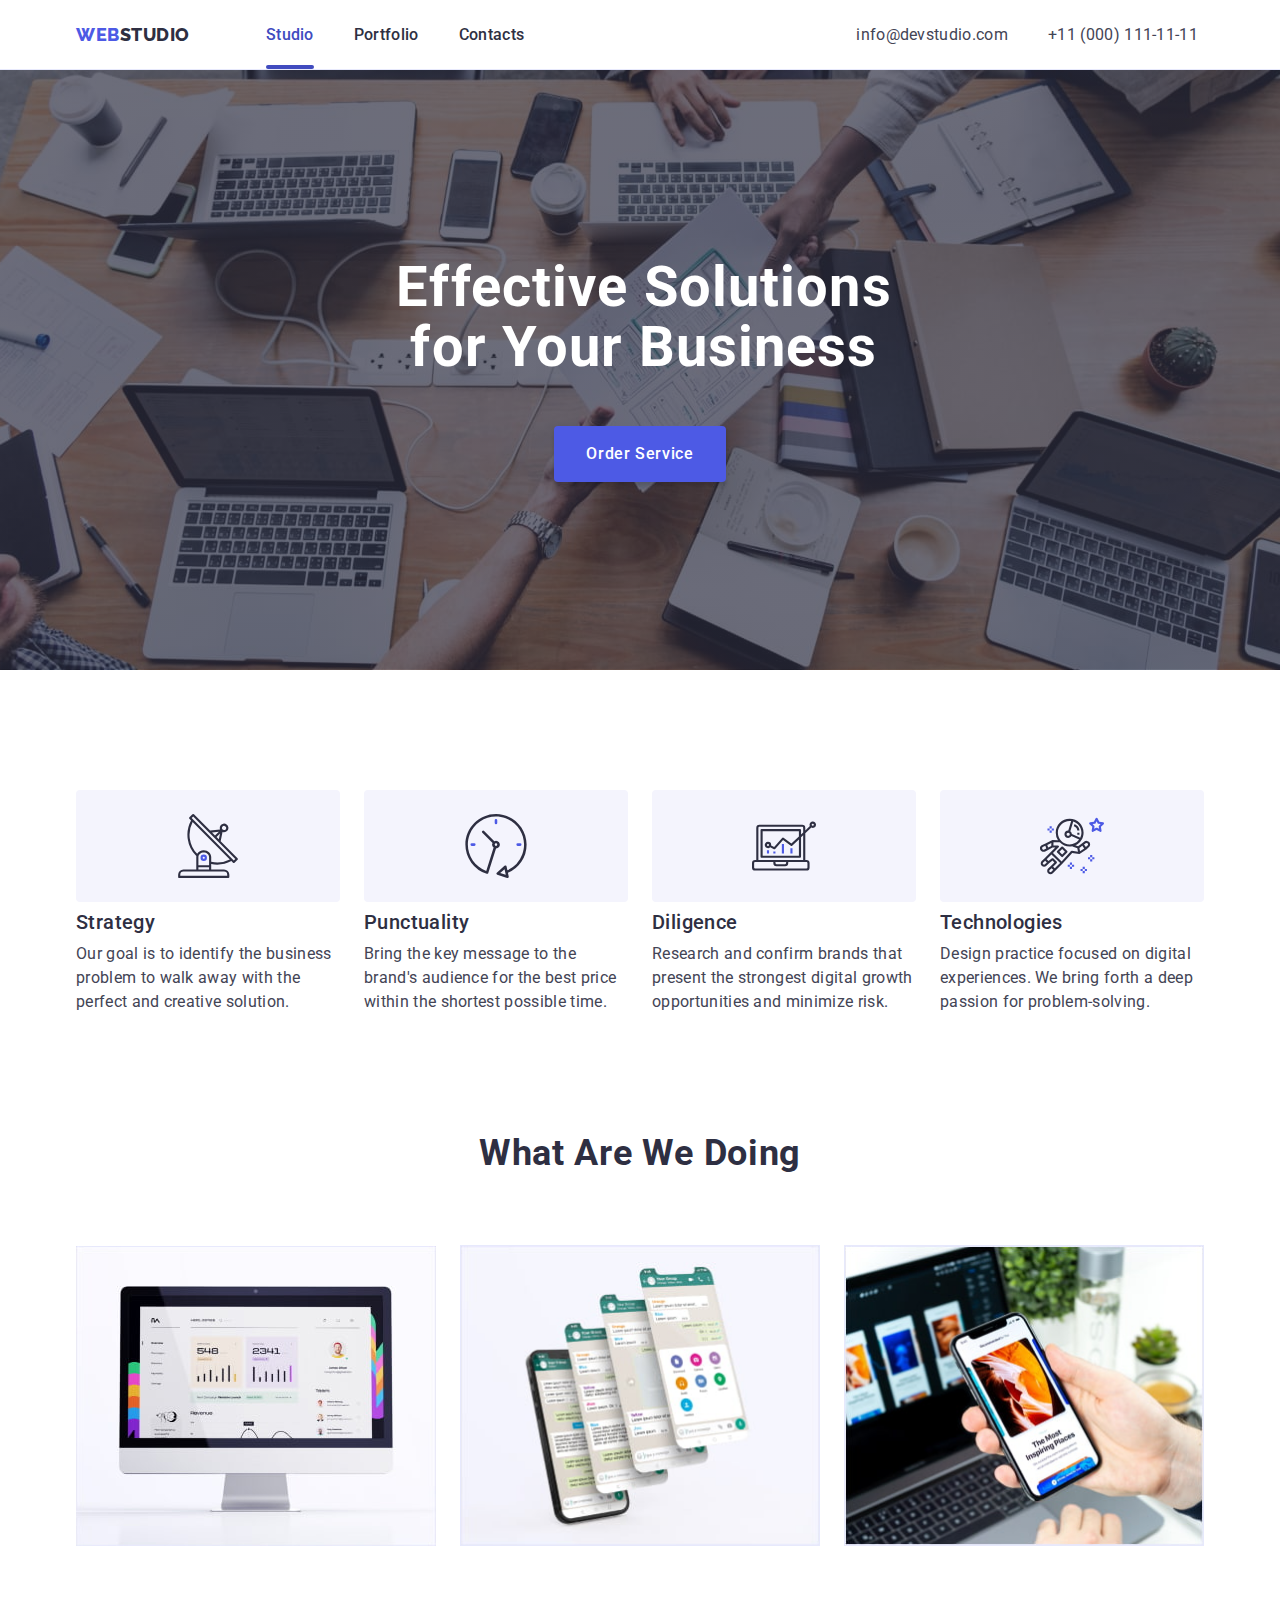
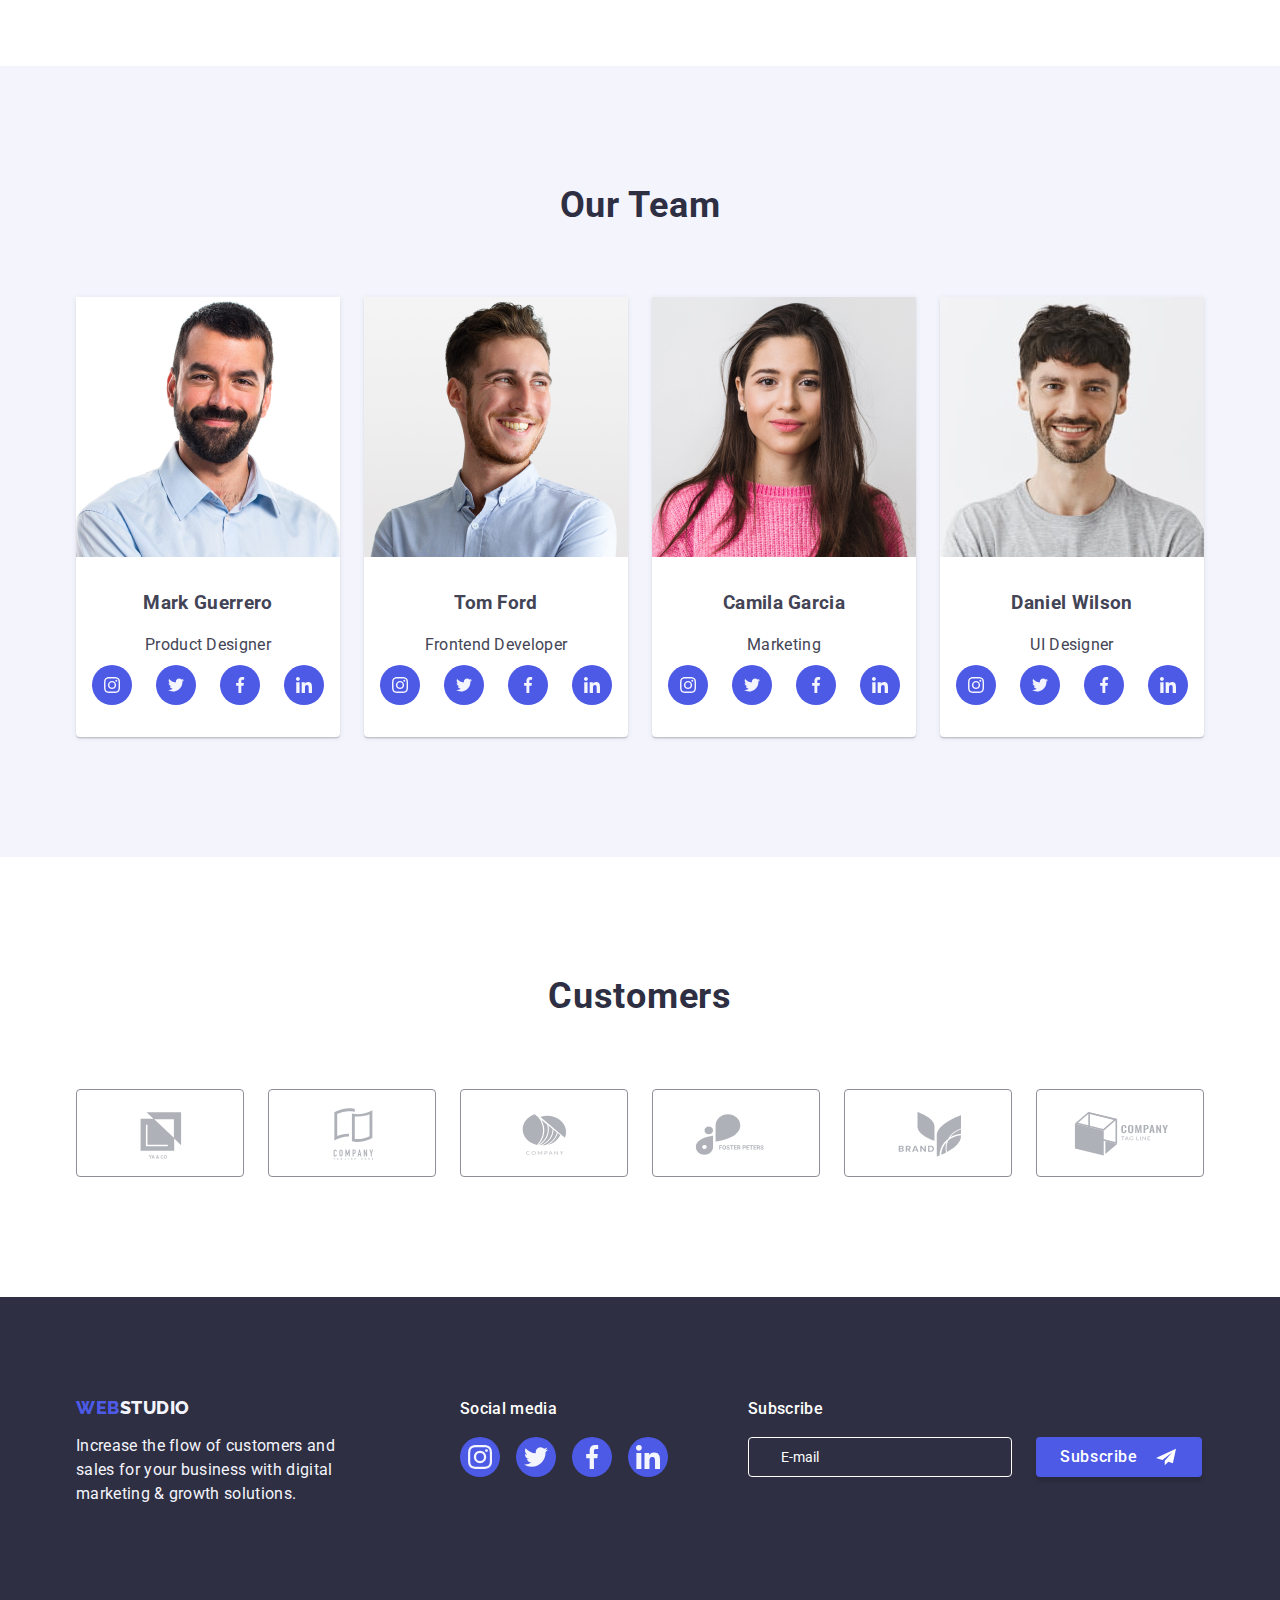
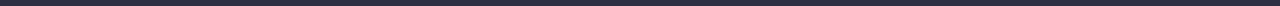
<file: index.html>
<!DOCTYPE html>
<html lang="en">

<head>
    <meta charset="UTF-8">
    <meta http-equiv="X-UA-Compatible" content="IE=edge">
    <meta name="viewport" content="width=device-width, initial-scale=1.0">
    <title>WebStudio</title>
    <link rel="preconnect" href="https://fonts.googleapis.com">
    <link rel="preconnect" href="https://fonts.gstatic.com" crossorigin>
    <link href="https://fonts.googleapis.com/css2?family=Raleway:wght@800&family=Roboto:wght@400;500;700&display=swap"
        rel="stylesheet">
    <link rel="stylesheet"
        href="https://cdnjs.cloudflare.com/ajax/libs/modern-normalize/1.1.0/modern-normalize.min.css">
    <link rel="stylesheet" href="./css/style.css">
</head>

<body>
    <!-- Header section -->
    <header class="header">
        <div class="container header-container">
            <nav class="header-nav">
                <a href="./index.html" class="logo link">Web<span class="logo-dark">Studio</span>
                </a>
                <ul class="header-nav-list list">
                    <li class="header-item">
                        <a class="header-link current link" href="./index.html">Studio</a>
                    </li>
                    <li class="header-item">
                        <a class="header-link link" href="./portfolio.html">Portfolio</a>
                    </li>
                    <li class="header-item">
                        <a class="header-link link" href="">Contacts</a>
                    </li>
                </ul>
            </nav>
            <address class="adress">
                <ul class="adress-list list">
                    <li class="adress-link">
                        <a class="header-contact link" href="mailto:info@devstudio.com">info@devstudio.com</a>
                    </li>
                    <li class="adress-link">
                        <a class="header-contact link" href="tel:+110001111111">+11 (000) 111-11-11</a>
                    </li>
                </ul>
            </address>
        </div>
    </header>

    <main>
        <!--Hero section-->
        <section class="hero">
            <div class="container btn-size">
                <h1 class="hero-title">
                    Effective Solutions
                    for Your Business
                </h1>
                <button class="hero-btn" type="button" data-modal-open>Order Service</button>
            </div>
        </section>
        <!--Features-->
        <section class="feature">
            <div class="container">
                <h2 class="feature-tittle visually-hidden">features</h2>
                <ul class="list feature-flex">
                    <li class="feature-item">
                        <div class="feature-icon-container">
                            <svg class="icon" width="64" height="64">
                                <use href="./images/icon.svg#icon-antenna-1"></use>
                            </svg>
                        </div>
                        <h3 class="sub-item">Strategy</h3>
                        <p class="undertext">Our goal is to identify the business
                            problem to walk away with the perfect and creative solution.</p>
                    </li>
                    <li class="feature-item">
                        <div class="feature-icon-container">
                            <svg class="icon" width="64" height="64">
                                <use href="./images/icon.svg#icon-clock-1"></use>
                            </svg>
                        </div>
                        <h3 class="sub-item">Punctuality</h3>
                        <p class="undertext">Bring the key message to the brand's audience for the best price within
                            the
                            shortest possible
                            time.</p>
                    </li>
                    <li class="feature-item">
                        <div class="feature-icon-container">
                            <svg class="icon" width="64" height="64">
                                <use href="./images/icon.svg#icon-diagram-1"></use>
                            </svg>
                        </div>
                        <h3 class="sub-item">Diligence</h3>
                        <p class="undertext">Research and confirm brands that present the strongest digital growth
                            opportunities and minimize
                            risk.</p>
                    </li>
                    <li class="feature-item">
                        <div class="feature-icon-container">
                            <svg class="icon" width="64" height="64">
                                <use href="./images/icon.svg#icon-astronaut-1"></use>
                            </svg>
                        </div>
                        <h3 class="sub-item">Technologies</h3>
                        <p class="undertext">Design practice focused on digital experiences. We bring forth a deep
                            passion for
                            problem-solving.</p>
                    </li>
                </ul>
            </div>
        </section>
        <!--Competences section-->
        <section class="compet-section">
            <div class="container">
                <h2 class="sub-title">What are we doing</h2>
                <ul class="list compet-flex">
                    <li class="compet-list">
                        <img class="compete-item" src="./images/hm1/desktop.jpg" alt="computer monitor with statistics"
                            width="360" height="300">
                    </li>
                    <li class="compet-list">
                        <img class="compet-item" src="./images/hm1/app.jpg" alt="screenshots of mobile app" width="360"
                            height="300">
                    </li>
                    <li class="compet-list">
                        <img class="compet-item" src="./images/hm1/phone.jpg" alt="mobile phone with an open article"
                            width="360" height="300">
                    </li>
                </ul>
            </div>
        </section>
        <!--Team section-->
        <section class="team-section">
            <div class="container">
                <h2 class="sub-title">Our Team</h2>
                <ul class="list team-flex">
                    <li class="team-item">
                        <img class="team-photo" src="./images/hm1/mark.jpg" alt="Mark Guerrero" width="264"
                            height="260">
                        <div class="team-position">
                            <h3 class="team-title-item"> Mark Guerrero</h3>
                            <p class="undertext team-text">Product Designer</p>
                            <ul class="socials list">
                                <li class="socials-item">
                                    <a class="social-link" href="" rel="noopener noreferrer"
                                        aria-label="Instagram icon">
                                        <svg class="socials-icon" width="16" height="16">
                                            <use href="./images/icon.svg#icon-instagram-2"></use>
                                        </svg>
                                    </a>
                                </li>
                                <li class="socials-item">
                                    <a class="social-link" href="" rel="noopener noreferrer" aria-label="Twitter icon">
                                        <svg class="socials-icon" width="16" height="16">
                                            <use href="./images/icon.svg#icon-twitter-1"></use>
                                        </svg>
                                    </a>
                                </li>
                                <li class="socials-item">
                                    <a class="social-link" href="" rel="noopener noreferrer" aria-label="Facebook icon">
                                        <svg class="socials-icon" width="16" height="16">
                                            <use href="./images/icon.svg#icon-facebook-1"></use>
                                        </svg>
                                    </a>
                                </li>
                                <li class="socials-item">
                                    <a class="social-link" href="" rel="noopener noreferrer" aria-label="Linkedin icon">
                                        <svg class="socials-icon" width="16" height="16">
                                            <use href="./images/icon.svg#icon-linkedin-1"></use>
                                        </svg>
                                    </a>
                                </li>
                            </ul>
                        </div>
                    </li>
                    <li class="team-item">
                        <img class="team-photo" src="./images/hm1/tom.jpg" alt="Tom Ford" width="264" height="260">
                        <div class="team-position">
                            <h3 class="team-title-item">Tom Ford</h3>
                            <p class="undertext team-text">Frontend Developer</p>
                            <ul class="socials list">
                                <li class="socials-item">
                                    <a class="social-link" href="" rel="noopener noreferrer"
                                        aria-label="Instagram icon">
                                        <svg class="socials-icon" width="16" height="16">
                                            <use href="./images/icon.svg#icon-instagram-2"></use>
                                        </svg>
                                    </a>
                                </li>
                                <li class="socials-item">
                                    <a class="social-link" href="" rel="noopener noreferrer" aria-label="Twitter icon">
                                        <svg class="socials-icon" width="16" height="16">
                                            <use href="./images/icon.svg#icon-twitter-1"></use>
                                        </svg>
                                    </a>
                                </li>
                                <li class="socials-item">
                                    <a class="social-link" href="" rel="noopener noreferrer" aria-label="Facebook icon">
                                        <svg class="socials-icon" width="16" height="16">
                                            <use href="./images/icon.svg#icon-facebook-1"></use>
                                        </svg>
                                    </a>
                                </li>
                                <li class="socials-item">
                                    <a class="social-link" href="" rel="noopener noreferrer" aria-label="Linkedin icon">
                                        <svg class="socials-icon" width="16" height="16">
                                            <use href="./images/icon.svg#icon-linkedin-1"></use>
                                        </svg>
                                    </a>
                                </li>
                            </ul>
                        </div>
                    </li>
                    <li class="team-item">
                        <img class="team-photo" src="./images/hm1/camila.jpg" alt="Camila Garcia" width="264"
                            height="260">
                        <div class="team-position">
                            <h3 class="team-title-item">Camila Garcia</h3>
                            <p class="undertext team-text">Marketing</p>
                            <ul class="socials list">
                                <li class="socials-item">
                                    <a class="social-link" href="" rel="noopener noreferrer"
                                        aria-label="Instagram icon">
                                        <svg class="socials-icon" width="16" height="16">
                                            <use href="./images/icon.svg#icon-instagram-2"></use>
                                        </svg>
                                    </a>
                                </li>
                                <li class="socials-item">
                                    <a class="social-link" href="" rel="noopener noreferrer" aria-label="Twitter icon">
                                        <svg class="socials-icon" width="16" height="16">
                                            <use href="./images/icon.svg#icon-twitter-1"></use>
                                        </svg>
                                    </a>
                                </li>
                                <li class="socials-item">
                                    <a class="social-link" href="" rel="noopener noreferrer" aria-label="Facebook icon">
                                        <svg class="socials-icon" width="16" height="16">
                                            <use href="./images/icon.svg#icon-facebook-1"></use>
                                        </svg>
                                    </a>
                                </li>
                                <li class="socials-item">
                                    <a class="social-link" href="" rel="noopener noreferrer" aria-label="Linkedin icon">
                                        <svg class="socials-icon" width="16" height="16">
                                            <use href="./images/icon.svg#icon-linkedin-1"></use>
                                        </svg>
                                    </a>
                                </li>
                            </ul>
                        </div>
                    </li>
                    <li class="team-item">
                        <img class="team-photo" src="./images/hm1/daniel.jpg" alt="Daniel Wilson" width="264"
                            height="260">
                        <div class="team-position">
                            <h3 class="team-title-item">Daniel Wilson</h3>
                            <p class="undertext team-text">UI Designer</p>
                            <ul class="socials list">
                                <li class="socials-item">
                                    <a class="social-link" href="" rel="noopener noreferrer"
                                        aria-label="Instagram icon">
                                        <svg class="socials-icon" width="16" height="16">
                                            <use href="./images/icon.svg#icon-instagram-2"></use>
                                        </svg>
                                    </a>
                                </li>
                                <li class="socials-item">
                                    <a class="social-link" href="" rel="noopener noreferrer" aria-label="Twitter icon">
                                        <svg class="socials-icon" width="16" height="16">
                                            <use href="./images/icon.svg#icon-twitter-1"></use>
                                        </svg>
                                    </a>
                                </li>
                                <li class="socials-item">
                                    <a class="social-link" href="" rel="noopener noreferrer" aria-label="Facebook icon">
                                        <svg class="socials-icon" width="16" height="16">
                                            <use href="./images/icon.svg#icon-facebook-1"></use>
                                        </svg>
                                    </a>
                                </li>
                                <li class="socials-item">
                                    <a class="social-link" href="" rel="noopener noreferrer" aria-label="Linkedin icon">
                                        <svg class="socials-icon" width="16" height="16">
                                            <use href="./images/icon.svg#icon-linkedin-1"></use>
                                        </svg>
                                    </a>
                                </li>
                            </ul>
                        </div>
                    </li>
                </ul>
            </div>
        </section>
        <!-- Customer section -->
        <section class="customer">
            <div class="container">
                <h2 class="sub-title">Customers</h2>
                <ul class="list customer-list">
                    <li class="customer-item">
                        <a class="customer-link" href="" rel="noopener noreferrer" aria-label="YA & CO icon">
                            <svg class="customer-icon" width="104" height="56">
                                <use href="./images/icon.svg#icon-Logo1"></use>
                            </svg>
                        </a>
                    </li>
                    <li class="customer-item">
                        <a class="customer-link" href="" rel="noopener noreferrer"
                            aria-label="Tagline Here company icon">
                            <svg class="customer-icon" width="104" height="56">
                                <use href="./images/icon.svg#icon-Logo2"></use>
                            </svg>
                        </a>
                    </li>
                    <li class="customer-item">
                        <a class="customer-link" href="" rel="noopener noreferrer" aria-label="Company icon">
                            <svg class="customer-icon" width="104" height="56">
                                <use href="./images/icon.svg#icon-Logo3"></use>
                            </svg>
                        </a>
                    </li>
                    <li class="customer-item">
                        <a class="customer-link" href="" rel="noopener noreferrer" aria-label="FOSTER PETERS icon">
                            <svg class="customer-icon" width="104" height="56">
                                <use href="./images/icon.svg#icon-Logo4"></use>
                            </svg>
                        </a>
                    </li>
                    <li class="customer-item">
                        <a class="customer-link" href="" rel="noopener noreferrer" aria-label="Brand icon">
                            <svg class="customer-icon" width="104" height="56">
                                <use href="./images/icon.svg#icon-Logo5"></use>
                            </svg>
                        </a>
                    </li>
                    <li class="customer-item">
                        <a class="customer-link" href="" rel="noopener noreferrer" aria-label="Company Tag Line icon">
                            <svg class="customer-icon" width="104" height="56">
                                <use href="./images/icon.svg#icon-Logo6"></use>
                            </svg>
                        </a>
                    </li>
                </ul>
            </div>
        </section>
    </main>
    <!--Footer section-->
    <footer class="footer">
        <div class="container footer-wrap">
            <div class="left-footer">
                <a href="./index.html" class="logo link footer-size">Web<span class="logo-light">Studio</span>
                </a>
                <p class="footer-text">
                    Increase the flow of customers and sales for your business with digital marketing &#38; growth
                    solutions.
                </p>
            </div>
            <div class="right-footer">
                <p class="social-title">Social media</p>
                <ul class="socials list footer-socials">
                    <li class="socials-item">
                        <a class="social-link footer-icon" href="" rel="noopener noreferrer"
                            aria-label="Instagram icon">
                            <svg class="socials-icon" width="24" height="24">
                                <use href="./images/icon.svg#icon-instagram-2"></use>
                            </svg>
                        </a>
                    </li>
                    <li class="socials-item">
                        <a class="social-link footer-icon" href="" rel="noopener noreferrer" aria-label="Twitter icon">
                            <svg class="socials-icon" width="24" height="24">
                                <use href="./images/icon.svg#icon-twitter-1"></use>
                            </svg>
                        </a>
                    </li>
                    <li class="socials-item">
                        <a class="social-link footer-icon" href="" rel="noopener noreferrer" aria-label="Facebook icon">
                            <svg class="socials-icon" width="24" height="24">
                                <use href="./images/icon.svg#icon-facebook-1"></use>
                            </svg>
                        </a>
                    </li>
                    <li class="socials-item">
                        <a class="social-link footer-icon" href="" rel="noopener noreferrer" aria-label="Linkedin icon">
                            <svg class="socials-icon" width="24" height="24">
                                <use href="./images/icon.svg#icon-linkedin-1"></use>
                            </svg>
                        </a>
                    </li>
                </ul>
            </div>
            <form class="subscribe-footer-form" name="subscribe_footer_form">
                <p class="social-title">Subscribe</p>
                <div class="footer-form-wrapper">
                    <label class="subscribe-form-label">
                        <input class="subscribe-form-input" type="email" name="email" placeholder="E-mail"/>
                    </label>
                        <button class="footer-btn" type="submit">
                            <span>Subscribe</span>
                            <svg class="" width="24" height="20">
                                <use href="./images/icon.svg#icon-Frame-3"></use>
                            </svg>
                        </button>
                </div>
            </form>
        </div>
           
    </footer>
    <!--Modal window-->
<div class="backdrop is-hidden" data-modal>
    <div class="modal">
        <button class="modal-btn" type="button" data-modal-close="">
            <svg class="modal-icon" width="8" height="8">
              <use href="./images/icon.svg#icon-close-black-18dp-2-1"></use>
            </svg>
        </button>
        <strong class="modal-tittle">Leave your contacts and we will call you back</strong>
        <form class="modal-form" name="contact_form">
            <label class="modal-form-label" for="user_name">Name</label>
            <div class="modal-form-field">
                <input class="modal-form-input" type="text" name="user_name" id="user_name" required/>
                <svg class="modal-form-icon" width="18" height="24">
                    <use href="./images/icon.svg#icon-person-black-18dp-1"></use>
                </svg>
            </div>
            <label class="modal-form-label" for="user_phone">Phone</label>
            <div class="modal-form-field">
                <input class="modal-form-input" type="tel" name="user_phone" id="user_phone" required/>
                <svg class="modal-form-icon" width="18" height="24">
                    <use href="./images/icon.svg#icon-phone-black-18dp-1"></use>
                </svg>
            </div>
            <label class="modal-form-label" for="user_email">Email</label>
            <div class="modal-form-field">
                <input class="modal-form-input" type="email" name="user_email" id="user_email" required/>
                <svg class="modal-form-icon" width="18" height="24">
                    <use href="./images/icon.svg#icon-email-black-18dp-1"></use>
                </svg>
            </div>
            <label class="modal-form-label" for="user_comment" id="user_comment">
                Comment
            </label>
            <textarea class="modal-form-textarea" name="Comment" rows="5" placeholder="Text input"></textarea>
            <label class="modal-form-policy">
                <input class="modal-form-policy-input" type="checkbox" name="user_policy_agreement"/>
                 <svg class="modal-form-policy-icon" width="16" height="16">
                     <use
                        class="modal-form-policy-unchecked"
                        href="./images/icon.svg#icon-unchecked"></use>
                     <use
                        class="modal-form-policy-checked"
                        href="./images/icon.svg#icon-checked"></use>
                </svg>  
                <span class="modal-form-policy-text">
              I accept the terms and conditions of the
              <a class="modal-form-policy-link" href="">Privacy Policy</a>
            </span>
            </label>
            <button class="modal-form-btn" type="submit">Send</button>
        </form>
    </div>
</div>


    <script src="./js/modal.js"></script>
</body>

</html>
</file>
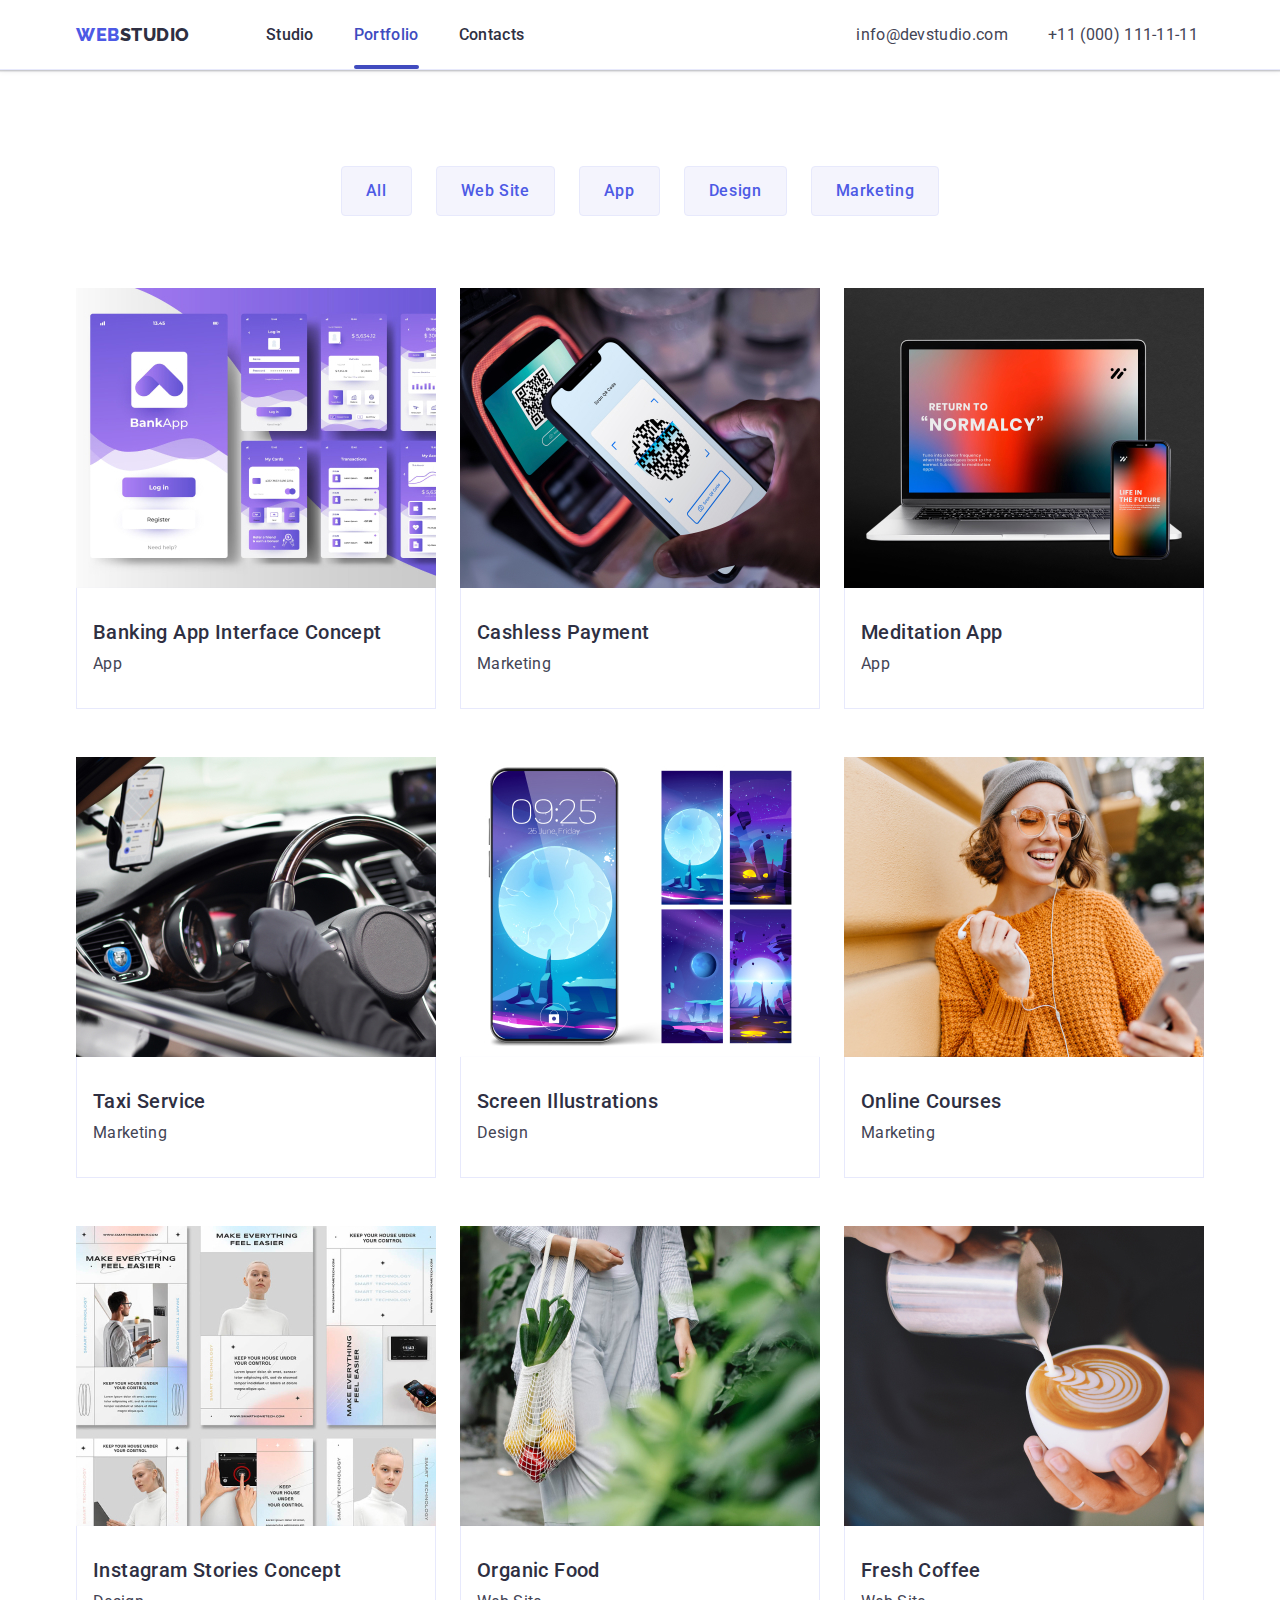
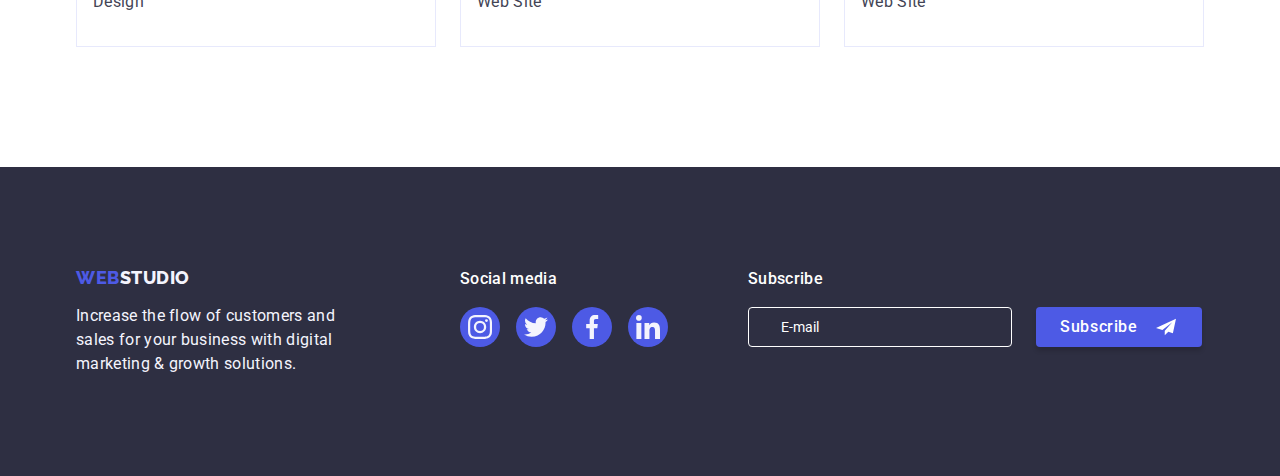
<file: portfolio.html>
<!DOCTYPE html>
<html lang="en">

<head>
    <meta charset="UTF-8">
    <meta http-equiv="X-UA-Compatible" content="IE=edge">
    <meta name="viewport" content="width=device-width, initial-scale=1.0">
    <title>WebStudio</title>
    <link rel="preconnect" href="https://fonts.googleapis.com">
    <link rel="preconnect" href="https://fonts.gstatic.com" crossorigin>
    <link href="https://fonts.googleapis.com/css2?family=Raleway:wght@800&family=Roboto:wght@400;500;700&display=swap"
        rel="stylesheet">
    <link rel="stylesheet"
        href="https://cdnjs.cloudflare.com/ajax/libs/modern-normalize/1.1.0/modern-normalize.min.css">
    <link rel="stylesheet" href="./css/style.css">
</head>

<body>
    <!-- Header section -->
    <header class="header">
        <div class="container header-container">
            <nav class="header-nav">
                <a href="./index.html" class="logo link">Web<span class="logo-dark">Studio</span>
                </a>
                <ul class="header-nav-list list">
                    <li class="header-item">
                        <a class="header-link link" href="./index.html">Studio</a>
                    </li>
                    <li class="header-item">
                        <a class="header-link current link" href="./portfolio.html">Portfolio</a>
                    </li>
                    <li class="header-item">
                        <a class="header-link link" href="">Contacts</a>
                    </li>
                </ul>
            </nav>
            <address class="adress">
                <ul class="adress-list list">
                    <li class="adress-link">
                        <a class="header-contact link" href="mailto:info@devstudio.com">info@devstudio.com</a>
                    </li>
                    <li class="adress-link">
                        <a class="header-contact link" href="tel:+110001111111">+11 (000) 111-11-11</a>
                    </li>
                </ul>
            </address>
        </div>
    </header>
    <main>
        <!--Service section-->
        <section class="serv-section">
            <div class="container">
                <h1 class="visually-hidden">
                    List of services
                </h1>
                <ul class="list serv-flex">
                    <li><button class="btn" type="button">All</button></li>
                    <li><button class="btn" type="button">Web Site</button></li>
                    <li><button class="btn" type="button">App</button></li>
                    <li><button class="btn" type="button">Design</button></li>
                    <li><button class="btn" type="button">Marketing</button></li>
                </ul>
                <ul class="list list-flex serv-flex-items">
                    <li class="serv-item">
                        <a class="link serv-link" href="">
                            <div class="service-box">
                                <img src="./images/hm2/img-1.jpg" alt="Pages of bank application" width="360"
                                    height="300" />
                                <div class="overlay">
                                    <p class="overlay-text">14 Stylish and User-Friendly App Design Concepts · Task
                                        Manager App · Calorie
                                        Tracker
                                        App · Exotic Fruit Ecommerce App ·
                                        Cloud Storage App</p>
                                </div>
                            </div>
                            <div class="serv-text">
                                <h2 class="sub-item">Banking App Interface Concept</h2>
                                <p class="undertext">App</p>
                            </div>
                        </a>
                    </li>
                    <li class="serv-item">
                        <a class="link serv-link" href="">
                            <div class="service-box">
                                <img src="./images/hm2/img-2-2.jpg" alt="QR code picture" width="360" height="300" />
                                <div class="overlay">
                                    <p class="overlay-text">14 Stylish and User-Friendly App Design Concepts · Task
                                        Manager App · Calorie
                                        Tracker
                                        App · Exotic Fruit Ecommerce App ·
                                        Cloud Storage App</p>
                                </div>
                            </div>
                            <div class="serv-text">
                                <h2 class="sub-item">Cashless Payment</h2>
                                <p class="undertext">Marketing</p>
                            </div>
                        </a>
                    </li>
                    <li class="serv-item">
                        <a class="link serv-link" href="">
                            <div class="service-box">
                                <img src="./images/hm2/img-3-2.jpg" alt="application interface" width="360" height="300" />
                                <div class="overlay">
                                    <p class="overlay-text">14 Stylish and User-Friendly App Design Concepts · Task
                                        Manager App · Calorie
                                        Tracker
                                        App · Exotic Fruit Ecommerce App ·
                                        Cloud Storage App</p>
                                </div>
                            </div>
                            <div class="serv-text">
                                <h2 class="sub-item">Meditation App</h2>
                                <p class="undertext">App</p>
                            </div>
                        </a>
                    </li>
                    <li class="serv-item">
                        <a class="link serv-link" href="">
                            <div class="service-box">
                                <img src="./images/hm2/img-4-2.jpg" alt="taxi driver" width="360" height="300" />
                                <div class="overlay">
                                    <p class="overlay-text">14 Stylish and User-Friendly App Design Concepts · Task
                                        Manager App · Calorie
                                        Tracker
                                        App · Exotic Fruit Ecommerce App ·
                                        Cloud Storage App</p>
                                </div>
                            </div>
                            <div class="serv-text">
                                <h2 class="sub-item">Taxi Service</h2>
                                <p class="undertext">Marketing</p>
                            </div>
                        </a>
                    </li>
                    <li class="serv-item">
                        <a class="link serv-link" href="">
                            <div class="service-box">
                                <img src="./images/hm2/img-5-2.jpg" alt="mobile screenshots with fiction design" width="360"
                                height="300" />
                                <div class="overlay">
                                    <p class="overlay-text">14 Stylish and User-Friendly App Design Concepts · Task
                                        Manager App · Calorie
                                        Tracker
                                        App · Exotic Fruit Ecommerce App ·
                                        Cloud Storage App</p>
                                </div>
                            </div>
                            <div class="serv-text">
                                <h2 class="sub-item">Screen Illustrations</h2>
                                <p class="undertext">Design</p>
                            </div>
                        </a>
                    </li>
                    <li class="serv-item">
                        <a class="link serv-link" href="">
                           <div class="service-box">
                            <img src="./images/hm2/img-6-2.jpg" alt="smiling girl with headphones" width="360"
                            height="300" />
                            <div class="overlay">
                                <p class="overlay-text">14 Stylish and User-Friendly App Design Concepts · Task
                                    Manager App · Calorie
                                    Tracker
                                    App · Exotic Fruit Ecommerce App ·
                                    Cloud Storage App</p>
                            </div>
                           </div>
                            <div class="serv-text">
                                <h2 class="sub-item">Online Courses</h2>
                                <p class="undertext">Marketing</p>
                            </div>
                        </a>
                    </li>
                    <li class="serv-item">
                        <a class="link serv-link" href="">
                            <div class="service-box">
                                <img src="./images/hm2/img-7-2.jpg" alt="examples of pictureplacement in mobile app"
                                width="360" height="300" />
                                <div class="overlay">
                                    <p class="overlay-text">14 Stylish and User-Friendly App Design Concepts · Task
                                        Manager App · Calorie
                                        Tracker
                                        App · Exotic Fruit Ecommerce App ·
                                        Cloud Storage App</p>
                                </div>
                            </div>
                            <div class="serv-text">
                                <h2 class="sub-item">Instagram Stories Concept</h2>
                                <p class="undertext">Design</p>
                            </div>
                        </a>
                    </li>
                    <li class="serv-item">
                        <a class="link serv-link" href="">
                           <div class="service-box">
                            <img src="./images/hm2/img-8.jpg" alt="a man with a basket of fruit" width="360"
                            height="300" />
                            <div class="overlay">
                                <p class="overlay-text">14 Stylish and User-Friendly App Design Concepts · Task
                                    Manager App · Calorie
                                    Tracker
                                    App · Exotic Fruit Ecommerce App ·
                                    Cloud Storage App</p>
                            </div>
                           </div>
                            <div class="serv-text">
                                <h2 class="sub-item">Organic Food</h2>
                                <p class="undertext">Web Site</p>
                            </div>
                        </a>
                    </li>
                    <li class="serv-item">
                        <a class="link serv-link" href="">
                            <div class="service-box">
                                <img src="./images/hm2/img-9.jpg" alt="cup of coffe" width="360" height="300" />
                                <div class="overlay">
                                    <p class="overlay-text">14 Stylish and User-Friendly App Design Concepts · Task
                                        Manager App · Calorie
                                        Tracker
                                        App · Exotic Fruit Ecommerce App ·
                                        Cloud Storage App</p>
                                </div>
                            </div>
                            <div class="serv-text">
                                <h2 class="sub-item">Fresh Coffee</h2>
                                <p class="undertext">Web Site</p>
                            </div>
                        </a>
                    </li>
                </ul>
            </div>
        </section>
    </main>
    <!--Footer section-->
    <footer class="footer">
        <div class="container footer-wrap">
            <div class="left-footer">
                <a href="./index.html" class="logo link footer-size">Web<span class="logo-light">Studio</span>
                </a>
                <p class="footer-text">
                    Increase the flow of customers and sales for your business with digital marketing &#38; growth
                    solutions.
                </p>
            </div>
            <div class="right-footer">
                <p class="social-title">Social media</p>
                <ul class="socials list footer-socials">
                    <li class="socials-item">
                        <a class="social-link footer-icon" href="" rel="noopener noreferrer"
                            aria-label="Instagram icon">
                            <svg class="socials-icon" width="24" height="24">
                                <use href="./images/icon.svg#icon-instagram-2"></use>
                            </svg>
                        </a>
                    </li>
                    <li class="socials-item">
                        <a class="social-link footer-icon" href="" rel="noopener noreferrer" aria-label="Twitter icon">
                            <svg class="socials-icon" width="24" height="24">
                                <use href="./images/icon.svg#icon-twitter-1"></use>
                            </svg>
                        </a>
                    </li>
                    <li class="socials-item">
                        <a class="social-link footer-icon" href="" rel="noopener noreferrer" aria-label="Facebook icon">
                            <svg class="socials-icon" width="24" height="24">
                                <use href="./images/icon.svg#icon-facebook-1"></use>
                            </svg>
                        </a>
                    </li>
                    <li class="socials-item">
                        <a class="social-link footer-icon" href="" rel="noopener noreferrer" aria-label="Linkedin icon">
                            <svg class="socials-icon" width="24" height="24">
                                <use href="./images/icon.svg#icon-linkedin-1"></use>
                            </svg>
                        </a>
                    </li>
                </ul>
            </div>
            <form class="subscribe-footer-form" name="subscribe_footer_form">
                <p class="social-title">Subscribe</p>
                <div class="footer-form-wrapper">
                    <label class="subscribe-form-label">
                        <input class="subscribe-form-input" type="email" name="email" placeholder="E-mail"/>
                    </label>
                        <button class="footer-btn" type="submit">
                            <span>Subscribe</span>
                            <svg class="" width="24" height="20">
                                <use href="./images/icon.svg#icon-Frame-3"></use>
                            </svg>
                        </button>
                </div>
            </form>
        </div>
           
    </footer>
</body>

</html>
</file>
<file: css/style.css>
:root {
  --primary-iris: #4d5ae5;
  --ocean: #404bbf;
  --secondary-navy-blue: #2e2f42;
  --icon-green: #31d0aa;
  --primary-text-slate: #434455;
  --subtle-text-light-slate: #8e8f99;
  --accent-cornflower: #e7e9fc;
  --light-background-cloud: #f4f4fd;
  --background-white: #ffffff;
  --modal-background-dairy: #fcfcfc;
  --primary-font: "Roboto", sans-serif;
  --secondary-font: "Raleway", sans-serif;
  --items: 9;
  --indent: 24px;
}

body {
  margin: 0;

  font-family: var(--primary-font);
  color: var(--primary-text-slate);
  font-weight: 500;
  font-size: 14px;
  line-height: 1.4;

  background-color: var(--background-white);
}

.container {
  width: 1158px;
  margin: 0 auto;
  padding-left: 15px;
  padding-right: 15px;
}
/* reset */
h1,
h2,
h3,
h4,
h5,
h6,
p,
ul {
  margin: 0;
  padding: 0;
}
img {
  display: block;
  max-width: 100%;
  height: auto;
}

/* header section */

.header {
  width: 100%;
  margin-left: auto;
  margin-right: auto;

  box-shadow: 0px 2px 1px rgba(46, 47, 66, 0.08),
    0px 1px 1px rgba(46, 47, 66, 0.16), 0px 1px 6px rgba(46, 47, 66, 0.08);
  border-bottom: 1px solid var(--accent-cornflower);
}

.header-nav-list {
  display: flex;
  align-items: center;
  gap: 40px;
  margin-right: 332px;
}
.header-nav {
  display: flex;
  align-items: center;
}
.header-container {
  display: flex;
  align-items: center;
}
.logo {
  margin-right: 76px;
  padding-top: 24px;
  padding-bottom: 24px;

  font-family: var(--secondary-font);
  font-size: 18px;
  font-weight: 800;
  line-height: 1.17;
  letter-spacing: 0.03em;
  text-transform: uppercase;
  color: var(--primary-iris);
}

.logo-dark {
  color: var(--secondary-navy-blue);
}

.header-link {
  position: relative;

  padding-top: 24px;
  padding-bottom: 24px;

  font-size: 16px;
  font-weight: 500;
  line-height: 1.5;
  letter-spacing: 0.02em;
  text-decoration: none;

  color: var(--secondary-navy-blue);

  transition-property: color;
  transition-duration: 250ms;
  transition-timing-function: cubic-bezier(0.4, 0, 0.2, 1);
}

.header-link::after {
  content: "";

  position: absolute;

  display: block;
  width: 100%;
  height: 4px;
  left: 0;
  bottom: -1.5px;

  border-radius: 2px;

  transition-property: background-color;
  transition-duration: 250ms;
  transition-timing-function: cubic-bezier(0.4, 0, 0.2, 1);
}
.header-link.current {
  color: var(--ocean);
}

.header-link.current::after,
.header-link:hover::after,
.header-link:focus::after {
  background-color: var(--ocean);
}

.header-link:hover,
.header-link:focus {
  color: var(--ocean);
}

.header-item {
}

.adress {
  font-style: normal;
}
.adress-list {
  display: flex;
  align-items: center;
  gap: 40px;
}

.header-contact {
  display: block;

  list-style: none;
  text-decoration: none;
  font-weight: 400;

  color: var(--primary-text-slate);

  transition-property: color;
  transition-duration: 250ms;
  transition-timing-function: cubic-bezier(0.4, 0, 0.2, 1);
}

.header-contact:hover,
.header-contact:focus {
  color: var(--ocean);
}

.list {
  font-style: normal;
  list-style: none;
  font-weight: 400;
  font-size: 16px;
  line-height: 1.5;
  letter-spacing: 0.02em;
  color: var(--primary-text-slate);
}

.link {
  text-decoration: none;
}

.sub-item {
  margin-bottom: 8px;

  font-size: 20px;
  font-weight: 500;
  line-height: 1.2;
  letter-spacing: 0.02em;

  color: var(--secondary-navy-blue);
}
.undertext {
  font-weight: 400;
  font-size: 16px;
  line-height: 1.5;
  letter-spacing: 0.02em;

  color: var(--primary-text-slate);
}
.sub-title {
  margin-bottom: 72px;

  font-weight: 700;
  font-size: 36px;
  line-height: 1.1;
  text-align: center;
  letter-spacing: 0.02em;
  text-transform: capitalize;

  color: var(--secondary-navy-blue);
}

/* hero section */

.hero {
  margin-left: auto;
  margin-right: auto;
  padding-top: 188px;
  padding-bottom: 188px;
  max-width: 1440px;

  background-color: var(--secondary-navy-blue);

  background-image: linear-gradient(
      rgba(46, 47, 66, 0.7),
      rgba(46, 47, 66, 0.7)
    ),
    url(../images/hm4/people-office1.jpg);
  background-repeat: no-repeat;
  background-position: center;
  background-size: cover;
}

.hero-title {
  margin-bottom: 48px;
  margin-left: 320px;
  max-width: 496px;

  font-weight: 700;
  font-size: 56px;
  line-height: 1.07;
  text-align: center;
  letter-spacing: 0.02em;

  color: var(--background-white);
}
.hero-btn {
  display: block;
  min-width: 169px;
  margin: auto;
  padding: 16px 32px;

  font-family: Roboto, sans-serif;
  font-weight: 500;
  font-size: 16px;
  line-height: 1.5;
  letter-spacing: 0.04em;

  color: var(--background-white);
  background: var(--primary-iris);
  cursor: pointer;

  box-shadow: 0px 4px 4px rgba(0, 0, 0, 0.15);
  border-radius: 4px;
  border: none;

  transition-property: background-color, box-shadow;
  transition-duration: 250ms;
  transition-timing-function: cubic-bezier(0.4, 0, 0.2, 1);
}

.hero-btn:hover,
.hero-btn:focus {
  background-color: var(--ocean);
  box-shadow: 0px 4px 4px rgba(0, 0, 0, 0.15);
}

/* feature section */

.feature {
  padding: 120px 0;
}

.feature-item {
  flex-basis: calc((100%-3 * 24px) / 4);
}
.feature-flex {
  display: flex;
  align-items: center;
  gap: var(--indent);
}
.visually-hidden {
  position: absolute;
  width: 1px;
  height: 1px;
  margin: -1px;
  border: 0;
  padding: 0;

  white-space: nowrap;
  clip-path: inset(100%);
  clip: rect(0 0 0 0);
  overflow: hidden;
}
.feature-icon-container {
  display: flex;
  justify-content: center;
  align-items: center;

  width: 264px;
  margin-bottom: 8px;
  padding: 24px 100px;

  background: var(--light-background-cloud);
  border-radius: 4px;
}

/* Competences section */
.compet-section {
  padding-bottom: 120px;
}

.compet-flex {
  display: flex;
  align-items: center;
  gap: var(--indent);
}
.compet-item {
  border: 1px solid var(--accent-cornflower);
}
.compet-list {
  flex-basis: calc((100%-48px) / 3);
}

/* Team section */

.team-section {
  width: 100%;
  margin-left: auto;
  margin-right: auto;
  padding-top: 120px;
  padding-bottom: 120px;

  background: var(--light-background-cloud);
}
.team-title-item {
  text-align: center;
  margin-bottom: 8px;
}
.team-text {
  text-align: center;
}
.team-item {
  background-color: var(--background-white);
  box-shadow: 0px 1px 6px rgba(46, 47, 66, 0.08),
    0px 1px 1px rgba(46, 47, 66, 0.16), 0px 2px 1px rgba(46, 47, 66, 0.08);
  border-radius: 0px 0px 4px 4px;
}
.team-photo {
}
.team-flex {
  display: flex;
  align-items: center;
  gap: var(--indent);
}
.team-position {
  display: flex;
  flex-direction: column;
  justify-content: center;
  align-items: center;
  padding: 32px 0;
  gap: 8px;

  border-radius: 0px 0px 4px 4px;
}
.socials {
  display: flex;
  align-items: center;
  justify-content: center;
  gap: var(--indent);
}
.socials-icon {
  fill: var(--light-background-cloud);
}
.social-link {
  display: flex;
  justify-content: center;
  align-items: center;
  width: 40px;
  height: 40px;

  border-radius: 50%;
  background-color: var(--primary-iris);

  transition-property: background-color;
  transition-duration: 250ms;
  transition-timing-function: cubic-bezier(0.4, 0, 0.2, 1);
}
.social-link:hover,
.social-link:focus {
  background-color: var(--ocean);
}
/* Customer section */

.customer {
  padding-top: 120px;
  padding-bottom: 120px;
}

.customer-list {
  display: flex;
  align-items: center;
  gap: var(--indent);
}

.customer-item {
  width: 168px;
  height: 88px;
}
.customer-link {
  display: flex;
  justify-content: center;
  align-items: center;
  padding: 16px 32px;
  width: 100%;
  height: 100%;

  border: 1px solid var(--subtle-text-light-slate);
  border-radius: 4px;
  color: #afb1b8;

  transition-property: color, border-color;
  transition-duration: 250ms;
  transition-timing-function: cubic-bezier(0.4, 0, 0.2, 1);
}
.customer-icon {
  fill: currentColor;
}

.customer-link:hover,
.customer-link:focus {
  border-color: var(--ocean);
  color: var(--ocean);
}
/* footer section */

.footer {
  margin-left: auto;
  margin-right: auto;
  padding: 100px 0;

  background: var(--secondary-navy-blue);
}
.logo-light {
  color: var(--light-background-cloud);
}
.footer-text {
  font-weight: 400;
  font-size: 16px;
  line-height: 1.5;
  letter-spacing: 0.02em;

  color: var(--light-background-cloud);
}
.footer-size {
  display: inline-block;
  margin-bottom: 16px;
  padding: 0px;
}
.footer-wrap {
  display: flex;
  gap: 120px;
}
.left-footer {
  max-width: 264px;
  display: inline-block;
}
.right-footer {
  max-width: 264px;
  display: inline-block;
}
.right-footer-title {
  font-size: 16px;
  line-height: 1.5;
  letter-spacing: 0.02em;
  color: var(--background-white);
  margin-bottom: 16px;
}
.social-title {
  margin-bottom: 16px;

  font-family: var(--primary-font);
  font-weight: 500;
  font-size: 16px;
  line-height: 1.5;
  letter-spacing: 0.02em;

  color: var(--background-white);
}
.footer-socials {
  gap: 16px;
}
.footer-icon:hover,
.footer-icon:focus {
  background-color: var(--icon-green);
}
.socials-item {
}

.subscribe-footer-form {
  margin-left: -40px;
}
.footer-form-wrapper {
  display: flex;
  gap: var(--indent);


}

.subscribe-form-input {
width: 264px;
height: 40px;
padding: 8px 16px;
color: var(--background-white);

background-color: transparent;
border-radius: 4px;
border: 1px solid var(--background-white);

transition: 500ms cubic-bezier(0.4, 0, 0.2, 1);
}

.subscribe-form-input::placeholder{
padding: 8px 16px;
color: var(--background-white);
}

.footer-btn {
  display: flex;
  align-items: center;
  gap: 16px;
  padding: 8px 24px;

  font-family: var(--primary-font);
  font-weight: 500;
  font-size: 16px;
  line-height: 1.5;
  letter-spacing: 0.04em;

  color: var(--background-white);
  background: var(--primary-iris);
  cursor: pointer;

  box-shadow: 0px 4px 4px rgba(0, 0, 0, 0.15);
  border-radius: 4px;
  border: none;

  transition-property: background-color, box-shadow;
  transition-duration: 250ms;
  transition-timing-function: cubic-bezier(0.4, 0, 0.2, 1);
}

.footer-btn:hover,
.footer-btn:focus {
  background-color: var(--ocean);
  box-shadow: 0px 4px 4px rgba(0, 0, 0, 0.15);
}

/* portfolio */

/*service section*/
.serv-section {
  padding-top: 96px;
  padding-bottom: 120px;
}

.btn {
  padding: 12px 24px;

  font-family: Roboto, sans-serif;
  font-weight: 500;
  font-size: 16px;
  line-height: 1.5;
  letter-spacing: 0.04em;

  color: var(--primary-iris);
  background: var(--light-background-cloud);

  cursor: pointer;
  border: 1px solid #e7e9fc;
  border-radius: 4px;

  transition-property: color, background-color, border, box-shadow;
  transition-duration: 250ms;
  transition-timing-function: cubic-bezier(0.4, 0, 0.2, 1);
}

.btn:hover,
.btn:focus {
  color: var(--background-white);
  background-color: var(--ocean);
  border: 1px solid transparent;
  box-shadow: 0px 3px 1px rgba(0, 0, 0, 0.1), 0px 2px 1px rgba(0, 0, 0, 0.08),
    0px 2px 2px rgba(0, 0, 0, 0.12);
}

.serv-link {
  display: block;

  transition-property: box-shadow;
  transition-duration: 250ms;
  transition-timing-function: cubic-bezier(0.4, 0, 0.2, 1);
}

.service-box {
  position: relative;
  overflow: hidden;
}

.overlay {
  position: absolute;
  top: 0;
  left: 0;
  width: 100%;
  height: 100%;

  background: var(--primary-iris);

  transform: translatey(100%);

  transition-property: transform;
  transition-duration: 250ms;
  transition-timing-function: cubic-bezier(0.4, 0, 0.2, 1);
}

.overlay-text {
  padding: 40px 32px;

  font-family: var(--primary-font);
  font-weight: 400;
  font-size: 16px;
  line-height: 1.5;
  letter-spacing: 0.02em;
  text-align: left;
  color: var(--light-background-cloud);
}

.serv-item {
  width: calc((100% - 48px) / 3);
}

.serv-item:hover,
.serv-item:focus {
  box-shadow: 0px 1px 6px rgba(46, 47, 66, 0.08), 0px 1px 1px rgba(46, 47, 66, 0.16), 0px 2px 1px rgba(46, 47, 66, 0.08);
}

.serv-link:hover .overlay,
.serv-link:focus .overlay {
  transform: translate(0);
}
.serv-text {
  text-align: left;
  padding: 32px 16px;
  border: 1px solid #e7e9fc;
  border-top: none;
}
.serv-flex {
  display: flex;
  align-items: flex-start;
  gap: var(--indent);
  justify-content: center;

  margin-bottom: 72px;
}
.serv-flex-items {
  --items: 9;
}
.list-flex {
  display: flex;
  align-items: center;
  flex-wrap: wrap;
  justify-content: center;
  column-gap: var(--indent);
  row-gap: 48px;
}

/* Modal window */

.backdrop {
  position: fixed;
  top: 0;
  left: 0;
  right: 0;
  bottom: 0;
  width: 100%;
  height: 100%;

  background-color: rgba(46, 47, 66, 0.4);
  opacity: 1;
  backdrop-filter: blur(5px);

  transition-property: opacity, visibility;
  transition-duration: 250ms, 250ms;
  transition-timing-function: cubic-bezier(0.4, 0, 0.2, 1),
    cubic-bezier(0.4, 0, 0.2, 1);
}

.backdrop.is-hidden {
  opacity: 0;
  pointer-events: none;
  visibility: hidden;
}

.modal {
  position: absolute;
  top: 50%;
  left: 50%;
  transform: translate(-50%, -50%);
  opacity: 1;
  width: 408px;
  height: 584px;
padding: 24px;


  background: var(--modal-background-dairy);
  box-shadow: 0px 1px 1px rgba(0, 0, 0, 0.14), 0px 1px 3px rgba(0, 0, 0, 0.12),
    0px 2px 1px rgba(0, 0, 0, 0.2);
  border-radius: 4px;

  transition-property: transform;
  transition-duration: 400ms;
  transition-timing-function: cubic-bezier(0.4, 0, 0.2, 1);
  transition-delay: 250ms;
}

.modal-btn {
  position: absolute;

  display: flex;
  justify-content: center;
  align-items: center;

  top: 24px;
  right: 24px;
  padding: 8px;

  border-radius: 50%;
  background: var(--accent-cornflower);
  border: 1px solid rgba(0, 0, 0, 0.1);
  color: var(--secondary-navy-blue);
  cursor: pointer;

  transition-property: background, color;
  transition-duration: 400ms;
  transition-timing-function: cubic-bezier(0.4, 0, 0.2, 1);
}

.modal-btn:hover,
.modal-btn:focus {
  background: var(--ocean);
  color: var(--background-white);
}

.modal-icon {
  fill: currentColor;
}

.modal-tittle {
  display: block;
  margin-top: 48px;
  margin-bottom: 16px;

  font-size: 16px;
  line-height: 1.5;
  text-align: center;
  color: var(--secondary-navy-blue);
}

.modal-form {
}
.modal-form-label {
  display: block;
  margin-bottom: 4px;

  font-size: 12px;
  font-weight: 400;
  line-height: 1.17;
  text-align: left;

  color: var(--subtle-text-light-slate);

}
.modal-form-field {
  position: relative;
  margin-bottom: 8px;
}
.modal-form-input {
width: 100%;
height: 40px;
padding: 0 38px;

border: 1px solid rgba(46, 47, 66, 0.4);
border-radius: 4px;
outline: transparent;

transition-property: border;
transition-duration: 250ms;
transition-timing-function: cubic-bezier(0.4, 0, 0.2, 1);
}

.modal-form-input:focus {
  border-color: var(--primary-iris);
}



.modal-form-icon {
  position: absolute;
  top: 8px;
  left: 16px;
  pointer-events: none;

  transition-property: fill;
transition-duration: 250ms;
  transition-timing-function: cubic-bezier(0.4, 0, 0.2, 1);

}

.modal-form-input:focus + .modal-form-icon{
  fill: var(--primary-iris)
} 

.modal-form-textarea {
display: block;
margin-bottom: 16px;
width: 100%;
height: 120px;
padding: 8px 16px;

border: 1px solid rgba(46, 47, 66, 0.4);
border-radius: 4px;
outline: transparent;

resize: none;

transition-property: border;
transition-duration: 250ms;
transition-timing-function: cubic-bezier(0.4, 0, 0.2, 1);
}

.modal-form-textarea:focus {
  border-color: var(--primary-iris);
}

.modal-form-textarea::placeholder{
font-weight: 400;
font-size: 12px;
line-height: 1.17;
color: rgba(46, 47, 66, 0.4);
}

.modal-form-policy {
  display: flex;
  align-items: center;
  margin-bottom: 24px;
}

.modal-form-policy-input{
  appearance: none;
}

.modal-form-policy-icon{
  margin-right: 8px;
  cursor: pointer;
}
.modal-form-policy-unchecked {
  opacity: 1;
  transition: 250ms cubic-bezier(0.4, 0, 0.2, 1);
}

.modal-form-policy-input:checked + .modal-form-policy-icon > .modal-form-policy-unchecked {
  opacity: 0;
}

.modal-form-policy-checked{
  opacity: 0;
  transition: 250ms cubic-bezier(0.4, 0, 0.2, 1);
}

.modal-form-policy-input:checked + .modal-form-policy-icon > .modal-form-policy-checked {
  opacity: 1;
}

.modal-form-policy-text {
  font-size: 12px;
  font-weight: 400;
  line-height: 1.17;
  letter-spacing: 0.04em;

  color: var(--primary-text-slate);
}

.modal-form-policy-link{
color: var(--primary-iris);
}


.modal-form-btn {
  display: block;
  min-width: 169px;
  margin: auto;
  padding: 16px 32px;

  font-family: var(--primary-font);
  font-weight: 500;
  font-size: 16px;
  line-height: 1.5;
  letter-spacing: 0.04em;

  color: var(--background-white);
  background: var(--primary-iris);
  cursor: pointer;

  box-shadow: 0px 4px 4px rgba(0, 0, 0, 0.15);
  border-radius: 4px;
  border: none;

  transition-property: background-color, box-shadow;
  transition-duration: 250ms;
  transition-timing-function: cubic-bezier(0.4, 0, 0.2, 1);
}

.modal-form-btn:hover,
.modal-form-btn:focus {
  background-color: var(--ocean);
  box-shadow: 0px 4px 4px rgba(0, 0, 0, 0.15);
}
</file>
